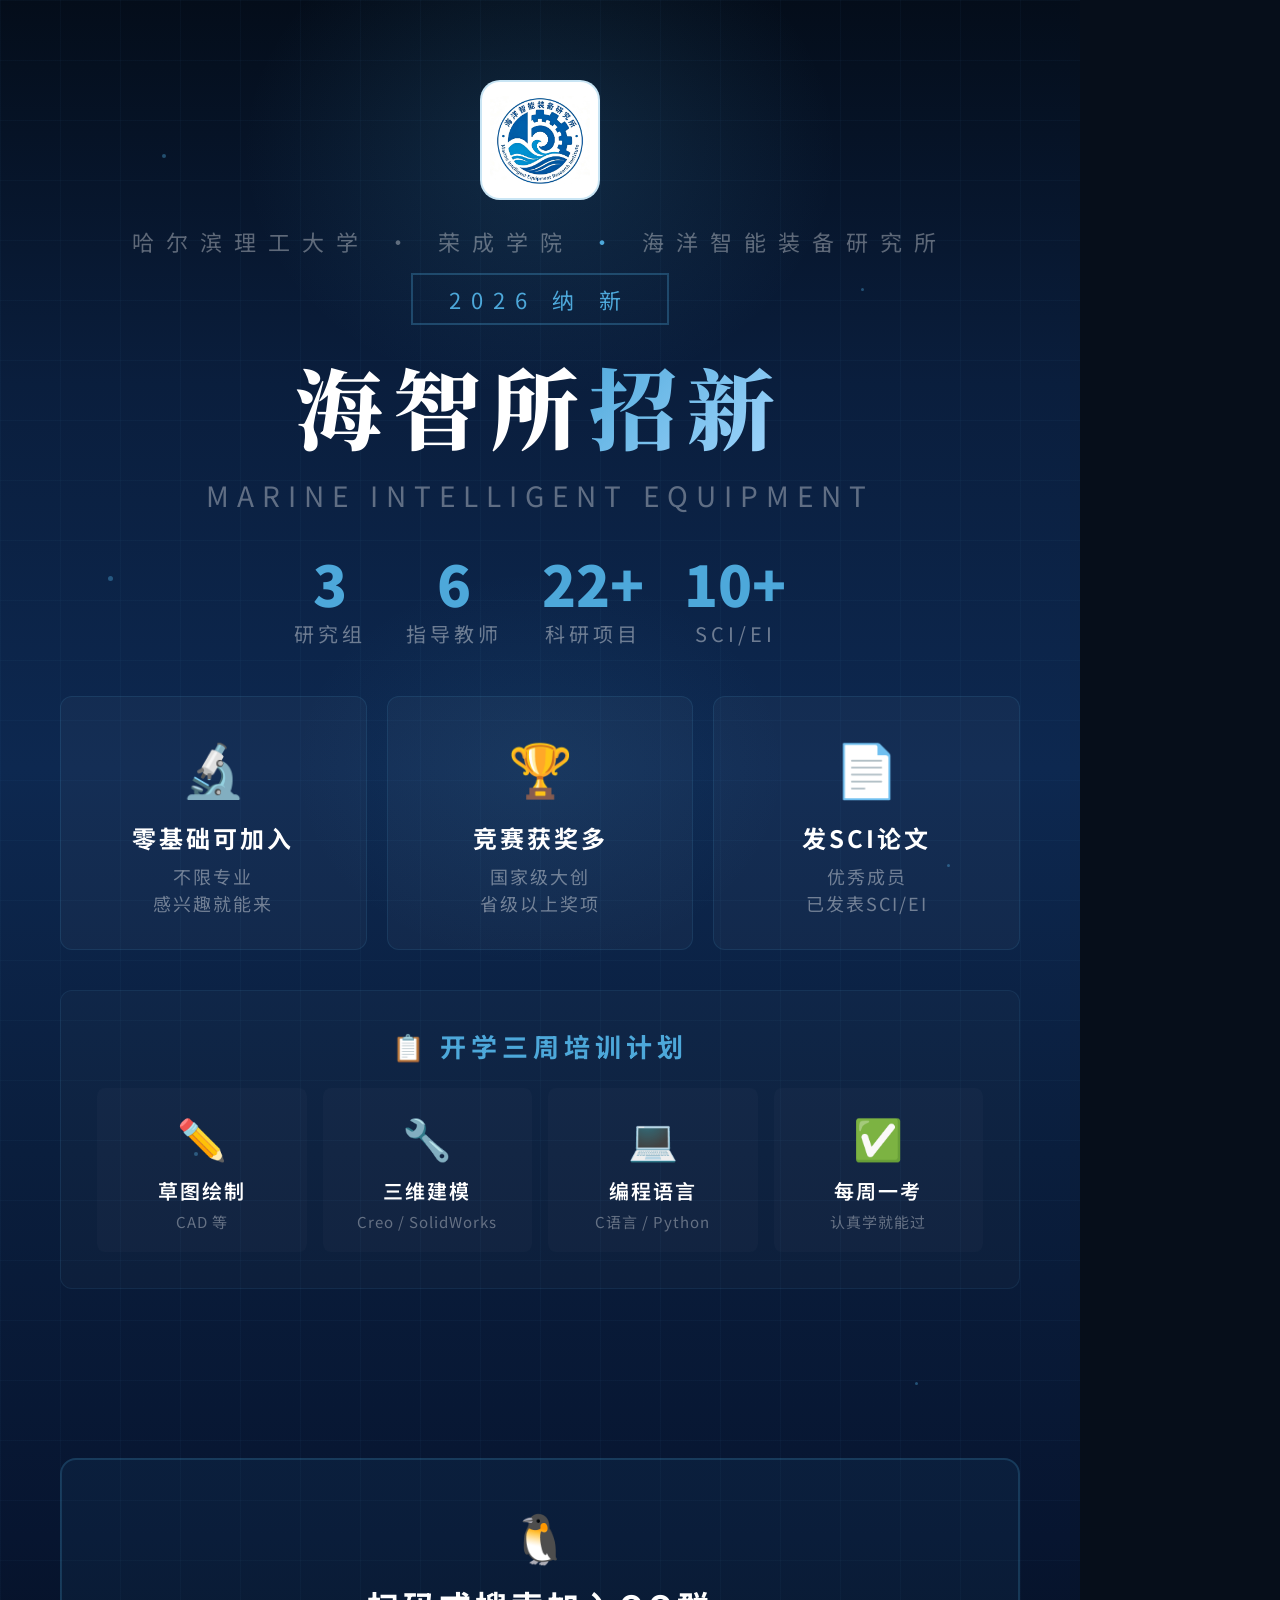
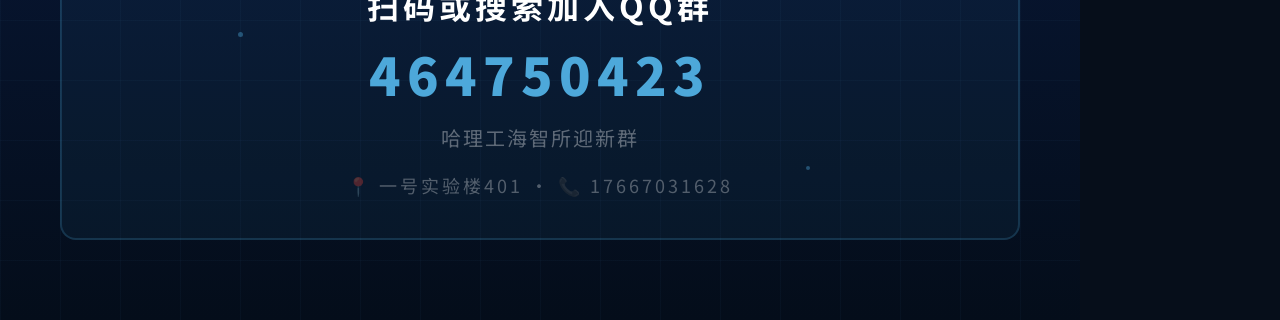
<file: posters/douyin1.html>
<!DOCTYPE html>
<html lang="zh-CN">
<head>
<meta charset="UTF-8">
<meta name="viewport" content="width=1080,height=1920">
<style>
@import url('https://fonts.googleapis.com/css2?family=Noto+Sans+SC:wght@300;400;500;700;900&family=Noto+Serif+SC:wght@600;700;900&display=swap');

* { margin: 0; padding: 0; box-sizing: border-box; }

body {
  width: 1080px;
  height: 1920px;
  overflow: hidden;
  font-family: 'Noto Sans SC', sans-serif;
  background: #060e1a;
  position: relative;
}

/* 动态渐变背景 */
.bg {
  position: absolute;
  inset: 0;
  background: linear-gradient(180deg, #040d1a 0%, #0a1e3d 20%, #0d2850 40%, #0a1e3d 60%, #071530 80%, #040d1a 100%);
  z-index: 0;
}

/* 光效 */
.glow-top {
  position: absolute;
  top: -100px; left: 50%; transform: translateX(-50%);
  width: 600px; height: 500px;
  background: radial-gradient(ellipse, rgba(77,168,218,0.15) 0%, transparent 70%);
  z-index: 0;
}
.glow-mid {
  position: absolute;
  top: 40%; left: 50%; transform: translate(-50%, -50%);
  width: 500px; height: 400px;
  background: radial-gradient(ellipse, rgba(77,168,218,0.08) 0%, transparent 70%);
  z-index: 0;
}

/* 网格 */
.grid {
  position: absolute;
  inset: 0;
  background-image:
    linear-gradient(rgba(77,168,218,0.04) 1px, transparent 1px),
    linear-gradient(90deg, rgba(77,168,218,0.04) 1px, transparent 1px);
  background-size: 60px 60px;
  z-index: 0;
}

/* 粒子 */
.particles {
  position: absolute;
  inset: 0;
  z-index: 1;
}
.p {
  position: absolute;
  border-radius: 50%;
  background: rgba(77,168,218,0.4);
}
.p1 { width: 4px; height: 4px; top: 8%; left: 15%; }
.p2 { width: 3px; height: 3px; top: 15%; right: 20%; }
.p3 { width: 5px; height: 5px; top: 30%; left: 10%; }
.p4 { width: 3px; height: 3px; top: 45%; right: 12%; }
.p5 { width: 4px; height: 4px; top: 60%; left: 18%; }
.p6 { width: 3px; height: 3px; top: 72%; right: 15%; }
.p7 { width: 5px; height: 5px; top: 85%; left: 22%; }
.p8 { width: 4px; height: 4px; top: 92%; right: 25%; }

.content {
  position: relative;
  z-index: 2;
  padding: 80px 60px;
  height: 100%;
  display: flex;
  flex-direction: column;
}

/* 顶部 */
.top-tag {
  text-align: center;
  margin-bottom: 16px;
}
.top-tag span {
  font-size: 22px;
  letter-spacing: 12px;
  color: rgba(255,255,255,0.35);
}
.top-tag .dot {
  color: #4da8da;
}

/* 主标题 */
.hero {
  text-align: center;
  margin-bottom: 40px;
}
.hero .badge {
  display: inline-block;
  font-size: 22px;
  letter-spacing: 10px;
  color: #4da8da;
  border: 2px solid rgba(77,168,218,0.3);
  padding: 8px 36px;
  margin-bottom: 28px;
}
.hero h1 {
  font-family: 'Noto Serif SC', serif;
  font-size: 88px;
  font-weight: 900;
  color: #fff;
  letter-spacing: 10px;
  line-height: 1.2;
  margin-bottom: 16px;
}
.hero h1 .hl {
  background: linear-gradient(135deg, #4da8da, #a5d8ff);
  -webkit-background-clip: text;
  -webkit-text-fill-color: transparent;
  background-clip: text;
}
.hero .sub {
  font-size: 28px;
  color: rgba(255,255,255,0.35);
  letter-spacing: 8px;
}

/* 数据条 */
.stats {
  display: flex;
  justify-content: center;
  gap: 40px;
  margin-bottom: 48px;
}
.stat {
  text-align: center;
}
.stat .num {
  font-size: 56px;
  font-weight: 900;
  color: #4da8da;
  line-height: 1;
}
.stat .lbl {
  font-size: 20px;
  color: rgba(255,255,255,0.4);
  letter-spacing: 4px;
  margin-top: 8px;
}

/* 亮点卡片 */
.highlights {
  display: flex;
  gap: 20px;
  margin-bottom: 40px;
}
.hl-card {
  flex: 1;
  background: rgba(255,255,255,0.03);
  border: 1px solid rgba(77,168,218,0.12);
  border-radius: 12px;
  padding: 32px 20px;
  text-align: center;
}
.hl-card .icon {
  font-size: 52px;
  margin-bottom: 16px;
}
.hl-card .title {
  font-size: 24px;
  color: #fff;
  font-weight: 700;
  letter-spacing: 3px;
  margin-bottom: 8px;
}
.hl-card .desc {
  font-size: 18px;
  color: rgba(255,255,255,0.4);
  letter-spacing: 2px;
  line-height: 1.5;
}

/* 培训说明 */
.training {
  background: rgba(255,255,255,0.02);
  border: 1px solid rgba(77,168,218,0.1);
  border-radius: 12px;
  padding: 36px;
  margin-bottom: 40px;
}
.training h3 {
  font-size: 26px;
  color: #4da8da;
  letter-spacing: 5px;
  text-align: center;
  margin-bottom: 24px;
}
.train-items {
  display: flex;
  gap: 16px;
}
.train-item {
  flex: 1;
  text-align: center;
  padding: 20px 12px;
  background: rgba(255,255,255,0.02);
  border-radius: 8px;
}
.train-item .t-icon {
  font-size: 40px;
  margin-bottom: 10px;
}
.train-item .t-name {
  font-size: 20px;
  color: #fff;
  font-weight: 600;
  letter-spacing: 2px;
  margin-bottom: 6px;
}
.train-item .t-example {
  font-size: 15px;
  color: rgba(255,255,255,0.35);
  letter-spacing: 1px;
}

/* QQ群 CTA */
.qq-section {
  text-align: center;
  margin-top: auto;
  padding: 40px;
  background: rgba(77,168,218,0.06);
  border: 2px solid rgba(77,168,218,0.2);
  border-radius: 16px;
}
.qq-section .qq-icon {
  font-size: 48px;
  margin-bottom: 12px;
}
.qq-section h2 {
  font-size: 32px;
  color: #fff;
  font-weight: 700;
  letter-spacing: 4px;
  margin-bottom: 8px;
}
.qq-section .qq-num {
  font-size: 52px;
  font-weight: 900;
  color: #4da8da;
  letter-spacing: 6px;
  margin-bottom: 12px;
}
.qq-section .qq-hint {
  font-size: 20px;
  color: rgba(255,255,255,0.35);
  letter-spacing: 2px;
}
.qq-section .contact-row {
  margin-top: 20px;
  font-size: 18px;
  color: rgba(255,255,255,0.3);
  letter-spacing: 3px;
}
</style>
</head>
<body>
<div class="bg"></div>
<div class="grid"></div>
<div class="glow-top"></div>
<div class="glow-mid"></div>
<div class="particles">
  <div class="p p1"></div><div class="p p2"></div><div class="p p3"></div><div class="p p4"></div>
  <div class="p p5"></div><div class="p p6"></div><div class="p p7"></div><div class="p p8"></div>
</div>

<div class="content">
  <div style="text-align:center;margin-bottom:20px;">
    <img src="../assets/gallery/haizhisuo-logo.jpg" alt="海智所" style="width:120px;height:120px;border-radius:20px;border:2px solid rgba(77,168,218,0.3);object-fit:contain;background:white;padding:8px;">
  </div>
  <div class="top-tag">
    <span>哈尔滨理工大学 · 荣成学院<span class="dot"> · </span>海洋智能装备研究所</span>
  </div>

  <div class="hero">
    <div class="badge">2026 纳 新</div>
    <h1>海智所<span class="hl">招新</span></h1>
    <div class="sub">MARINE INTELLIGENT EQUIPMENT</div>
  </div>

  <div class="stats">
    <div class="stat">
      <div class="num">3</div>
      <div class="lbl">研究组</div>
    </div>
    <div class="stat">
      <div class="num">6</div>
      <div class="lbl">指导教师</div>
    </div>
    <div class="stat">
      <div class="num">22+</div>
      <div class="lbl">科研项目</div>
    </div>
    <div class="stat">
      <div class="num">10+</div>
      <div class="lbl">SCI/EI</div>
    </div>
  </div>

  <div class="highlights">
    <div class="hl-card">
      <div class="icon">🔬</div>
      <div class="title">零基础可加入</div>
      <div class="desc">不限专业<br>感兴趣就能来</div>
    </div>
    <div class="hl-card">
      <div class="icon">🏆</div>
      <div class="title">竞赛获奖多</div>
      <div class="desc">国家级大创<br>省级以上奖项</div>
    </div>
    <div class="hl-card">
      <div class="icon">📄</div>
      <div class="title">发SCI论文</div>
      <div class="desc">优秀成员<br>已发表SCI/EI</div>
    </div>
  </div>

  <div class="training">
    <h3>📋 开学三周培训计划</h3>
    <div class="train-items">
      <div class="train-item">
        <div class="t-icon">✏️</div>
        <div class="t-name">草图绘制</div>
        <div class="t-example">CAD 等</div>
      </div>
      <div class="train-item">
        <div class="t-icon">🔧</div>
        <div class="t-name">三维建模</div>
        <div class="t-example">Creo / SolidWorks</div>
      </div>
      <div class="train-item">
        <div class="t-icon">💻</div>
        <div class="t-name">编程语言</div>
        <div class="t-example">C语言 / Python</div>
      </div>
      <div class="train-item">
        <div class="t-icon">✅</div>
        <div class="t-name">每周一考</div>
        <div class="t-example">认真学就能过</div>
      </div>
    </div>
  </div>

  <div class="qq-section">
    <div class="qq-icon">🐧</div>
    <h2>扫码或搜索加入QQ群</h2>
    <div class="qq-num">464750423</div>
    <div class="qq-hint">哈理工海智所迎新群</div>
    <div class="contact-row">📍 一号实验楼401 · 📞 17667031628</div>
  </div>
</div>
</body>
</html>
</file>
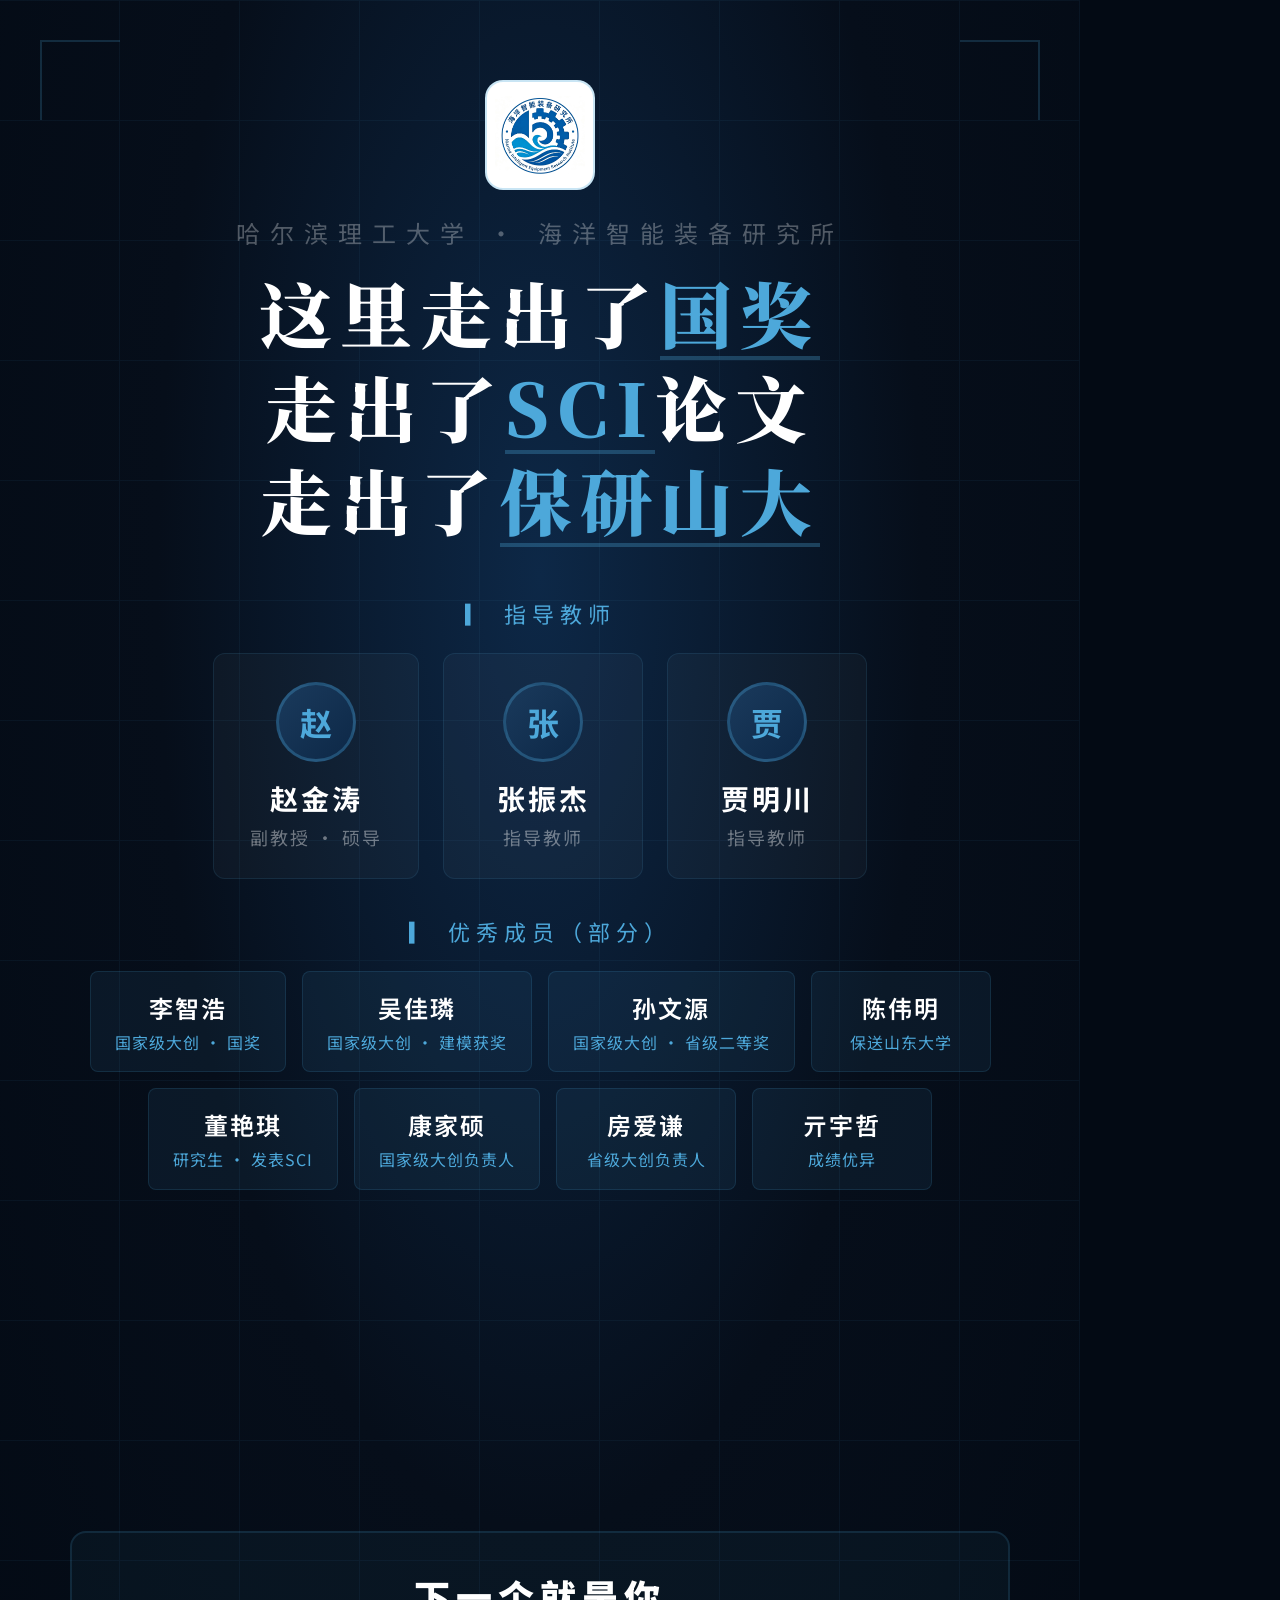
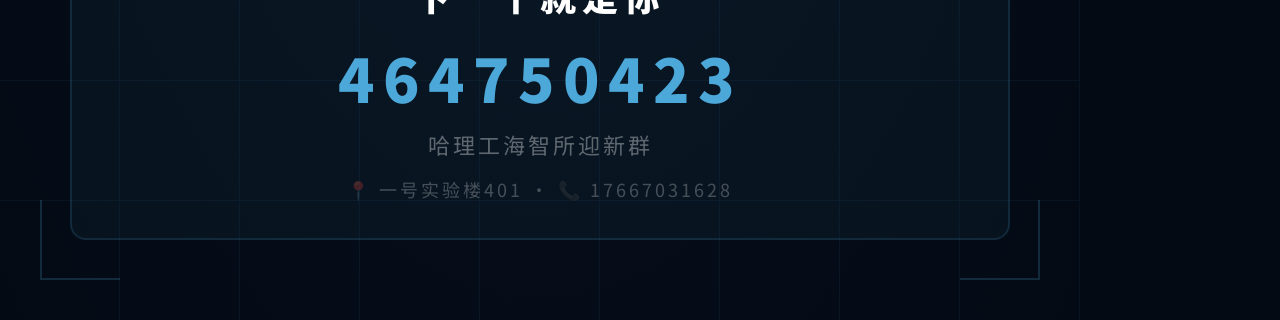
<file: posters/douyin2.html>
<!DOCTYPE html>
<html lang="zh-CN">
<head>
<meta charset="UTF-8">
<meta name="viewport" content="width=1080,height=1920">
<style>
@import url('https://fonts.googleapis.com/css2?family=Noto+Sans+SC:wght@300;400;500;700;900&family=Noto+Serif+SC:wght@600;700;900&display=swap');

* { margin: 0; padding: 0; box-sizing: border-box; }

body {
  width: 1080px;
  height: 1920px;
  overflow: hidden;
  font-family: 'Noto Sans SC', sans-serif;
  background: #030a14;
  position: relative;
}

.bg {
  position: absolute;
  inset: 0;
  background: radial-gradient(ellipse at 50% 30%, #0d2847 0%, #060e1a 50%, #030a14 100%);
  z-index: 0;
}

/* 科技线条 */
.tech-lines {
  position: absolute;
  inset: 0;
  z-index: 0;
  opacity: 0.06;
  background:
    repeating-linear-gradient(0deg, transparent, transparent 119px, #4da8da 119px, #4da8da 120px),
    repeating-linear-gradient(90deg, transparent, transparent 119px, #4da8da 119px, #4da8da 120px);
}

/* 角落装饰 */
.corner {
  position: absolute;
  width: 80px; height: 80px;
  border-color: rgba(77,168,218,0.2);
  border-style: solid;
  z-index: 1;
}
.corner-tl { top: 40px; left: 40px; border-width: 2px 0 0 2px; }
.corner-tr { top: 40px; right: 40px; border-width: 2px 2px 0 0; }
.corner-bl { bottom: 40px; left: 40px; border-width: 0 0 2px 2px; }
.corner-br { bottom: 40px; right: 40px; border-width: 0 2px 2px 0; }

.content {
  position: relative;
  z-index: 2;
  padding: 80px 70px;
  height: 100%;
  display: flex;
  flex-direction: column;
}

/* 标题 */
.header {
  text-align: center;
  margin-bottom: 50px;
}
.header .inst {
  font-size: 24px;
  letter-spacing: 10px;
  color: rgba(255,255,255,0.3);
  margin-bottom: 16px;
}
.header h1 {
  font-family: 'Noto Serif SC', serif;
  font-size: 72px;
  font-weight: 900;
  color: #fff;
  letter-spacing: 8px;
  line-height: 1.3;
}
.header h1 .accent {
  color: #4da8da;
  position: relative;
}
.header h1 .accent::after {
  content: '';
  position: absolute;
  bottom: 4px; left: 0; right: 0;
  height: 4px;
  background: rgba(77,168,218,0.3);
}

/* 成员展示 */
.section-label {
  font-size: 22px;
  color: #4da8da;
  letter-spacing: 6px;
  text-align: center;
  margin-bottom: 24px;
}

/* 教师 */
.teachers {
  display: flex;
  justify-content: center;
  gap: 24px;
  margin-bottom: 36px;
}
.t-card {
  background: rgba(255,255,255,0.03);
  border: 1px solid rgba(77,168,218,0.12);
  border-radius: 12px;
  padding: 28px 36px;
  text-align: center;
  min-width: 200px;
}
.t-card .t-avatar {
  width: 80px; height: 80px;
  border-radius: 50%;
  background: linear-gradient(135deg, #1a3a5c, #0d2847);
  border: 3px solid rgba(77,168,218,0.3);
  display: flex;
  align-items: center;
  justify-content: center;
  margin: 0 auto 16px;
  font-size: 32px;
  font-weight: 700;
  color: #4da8da;
}
.t-card .t-name {
  font-size: 28px;
  color: #fff;
  font-weight: 700;
  letter-spacing: 3px;
}
.t-card .t-role {
  font-size: 18px;
  color: rgba(255,255,255,0.4);
  letter-spacing: 2px;
  margin-top: 6px;
}

/* 学生成就 */
.achievements {
  display: flex;
  flex-wrap: wrap;
  gap: 16px;
  justify-content: center;
  margin-bottom: 40px;
}
.ach-tag {
  background: rgba(77,168,218,0.08);
  border: 1px solid rgba(77,168,218,0.15);
  border-radius: 8px;
  padding: 18px 24px;
  text-align: center;
  min-width: 180px;
}
.ach-tag .ach-name {
  font-size: 24px;
  color: #fff;
  font-weight: 600;
  letter-spacing: 2px;
}
.ach-tag .ach-desc {
  font-size: 16px;
  color: #4da8da;
  letter-spacing: 1px;
  margin-top: 6px;
  line-height: 1.4;
}

/* 底部CTA */
.cta {
  text-align: center;
  margin-top: auto;
  padding: 36px;
  background: rgba(77,168,218,0.05);
  border: 2px solid rgba(77,168,218,0.15);
  border-radius: 16px;
}
.cta .cta-title {
  font-size: 36px;
  font-weight: 900;
  color: #fff;
  letter-spacing: 6px;
  margin-bottom: 12px;
}
.cta .cta-qq {
  font-size: 60px;
  font-weight: 900;
  color: #4da8da;
  letter-spacing: 8px;
  margin-bottom: 8px;
}
.cta .cta-group {
  font-size: 22px;
  color: rgba(255,255,255,0.35);
  letter-spacing: 3px;
  margin-bottom: 16px;
}
.cta .cta-info {
  font-size: 18px;
  color: rgba(255,255,255,0.25);
  letter-spacing: 3px;
}
</style>
</head>
<body>
<div class="bg"></div>
<div class="tech-lines"></div>
<div class="corner corner-tl"></div>
<div class="corner corner-tr"></div>
<div class="corner corner-bl"></div>
<div class="corner corner-br"></div>

<div class="content">
  <div style="text-align:center;margin-bottom:20px;">
    <img src="../assets/gallery/haizhisuo-logo.jpg" alt="海智所" style="width:110px;height:110px;border-radius:18px;border:2px solid rgba(77,168,218,0.3);object-fit:contain;background:white;padding:8px;">
  </div>
  <div class="header">
    <div class="inst">哈尔滨理工大学 · 海洋智能装备研究所</div>
    <h1>这里走出了<span class="accent">国奖</span><br>走出了<span class="accent">SCI</span>论文<br>走出了<span class="accent">保研山大</span></h1>
  </div>

  <div class="section-label">▎ 指导教师</div>
  <div class="teachers">
    <div class="t-card">
      <div class="t-avatar">赵</div>
      <div class="t-name">赵金涛</div>
      <div class="t-role">副教授 · 硕导</div>
    </div>
    <div class="t-card">
      <div class="t-avatar">张</div>
      <div class="t-name">张振杰</div>
      <div class="t-role">指导教师</div>
    </div>
    <div class="t-card">
      <div class="t-avatar">贾</div>
      <div class="t-name">贾明川</div>
      <div class="t-role">指导教师</div>
    </div>
  </div>

  <div class="section-label">▎ 优秀成员（部分）</div>
  <div class="achievements">
    <div class="ach-tag">
      <div class="ach-name">李智浩</div>
      <div class="ach-desc">国家级大创 · 国奖</div>
    </div>
    <div class="ach-tag">
      <div class="ach-name">吴佳璘</div>
      <div class="ach-desc">国家级大创 · 建模获奖</div>
    </div>
    <div class="ach-tag">
      <div class="ach-name">孙文源</div>
      <div class="ach-desc">国家级大创 · 省级二等奖</div>
    </div>
    <div class="ach-tag">
      <div class="ach-name">陈伟明</div>
      <div class="ach-desc">保送山东大学</div>
    </div>
    <div class="ach-tag">
      <div class="ach-name">董艳琪</div>
      <div class="ach-desc">研究生 · 发表SCI</div>
    </div>
    <div class="ach-tag">
      <div class="ach-name">康家硕</div>
      <div class="ach-desc">国家级大创负责人</div>
    </div>
    <div class="ach-tag">
      <div class="ach-name">房爱谦</div>
      <div class="ach-desc">省级大创负责人</div>
    </div>
    <div class="ach-tag">
      <div class="ach-name">亓宇哲</div>
      <div class="ach-desc">成绩优异</div>
    </div>
  </div>

  <div class="cta">
    <div class="cta-title">下一个就是你</div>
    <div class="cta-qq">464750423</div>
    <div class="cta-group">哈理工海智所迎新群</div>
    <div class="cta-info">📍 一号实验楼401 · 📞 17667031628</div>
  </div>
</div>
</body>
</html>
</file>
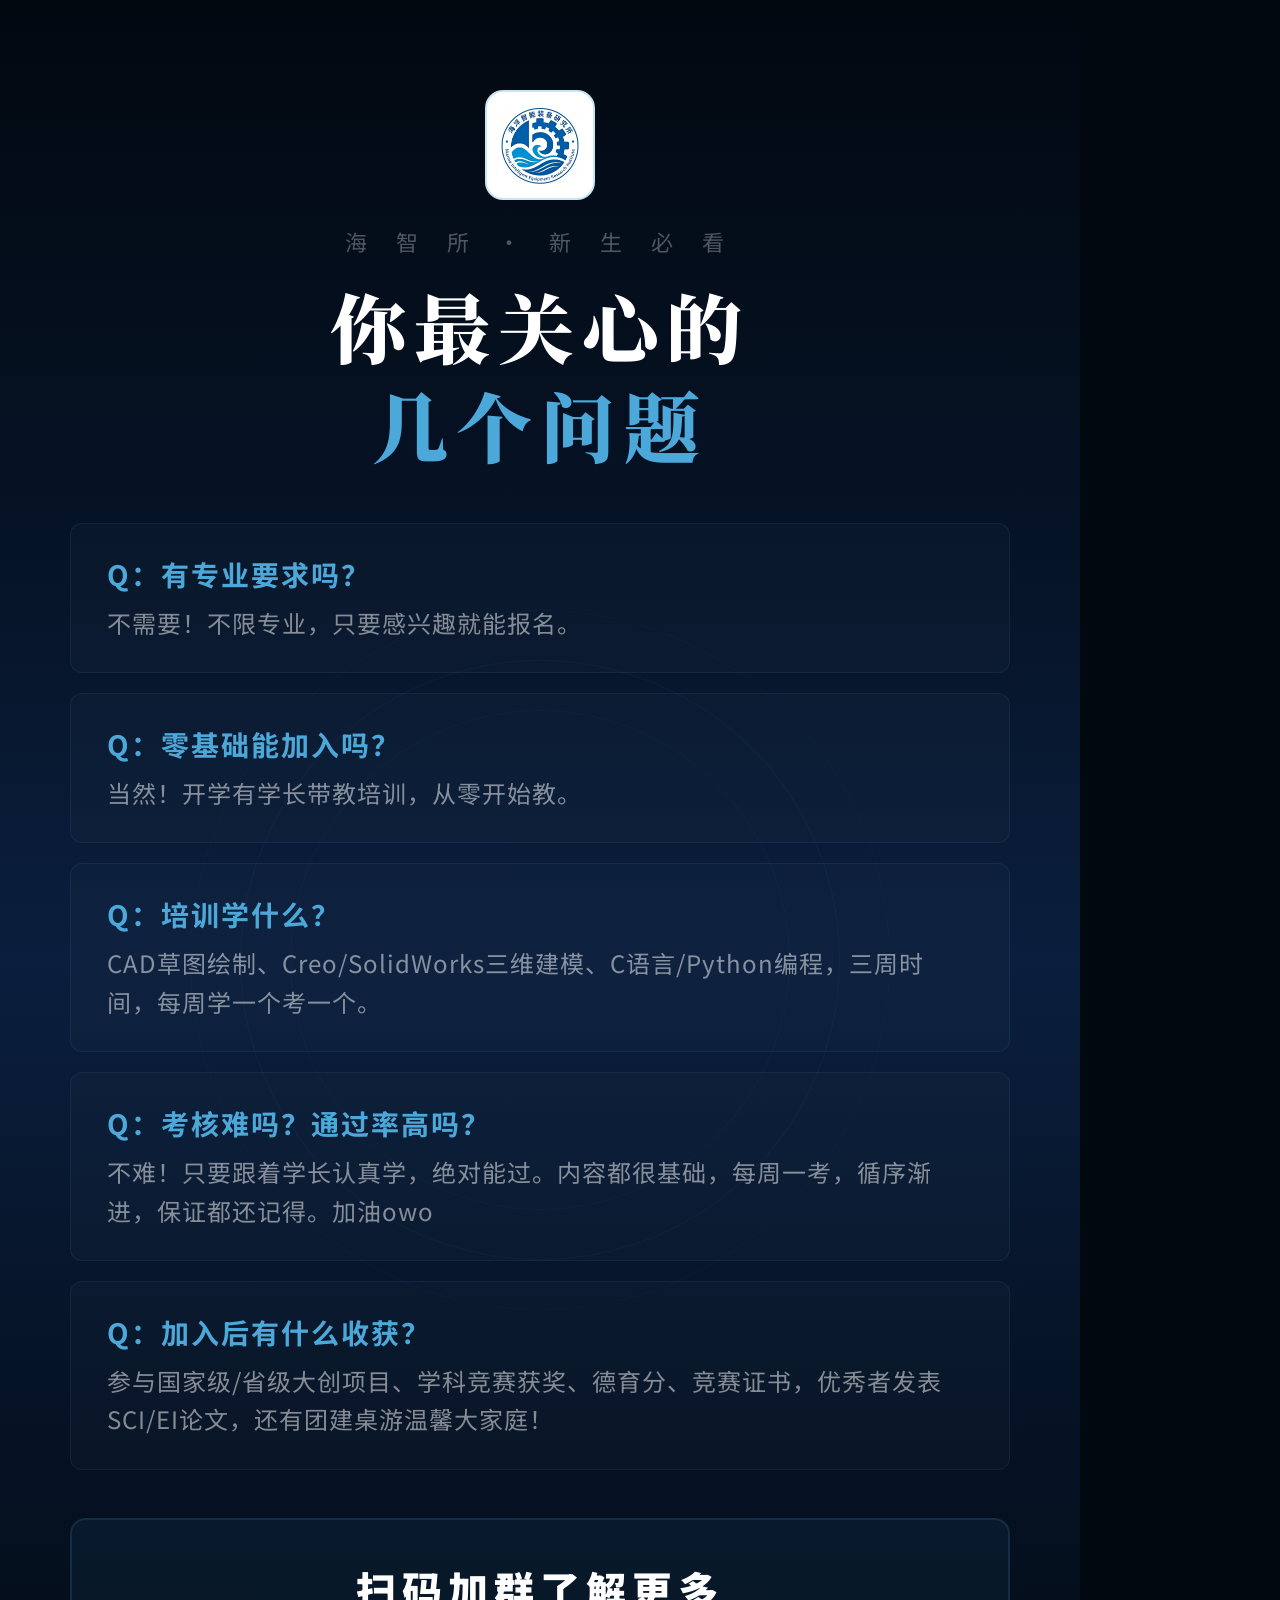
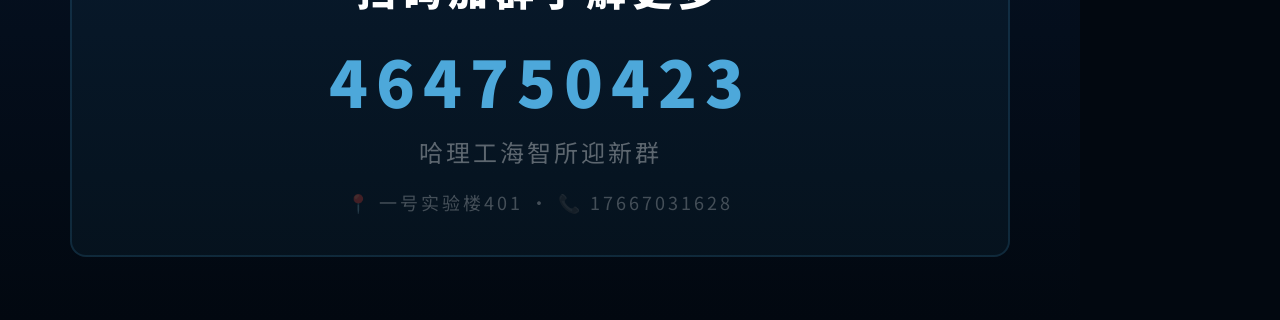
<file: posters/douyin3.html>
<!DOCTYPE html>
<html lang="zh-CN">
<head>
<meta charset="UTF-8">
<meta name="viewport" content="width=1080,height=1920">
<style>
@import url('https://fonts.googleapis.com/css2?family=Noto+Sans+SC:wght@300;400;500;700;900&family=Noto+Serif+SC:wght@600;700;900&display=swap');

* { margin: 0; padding: 0; box-sizing: border-box; }

body {
  width: 1080px;
  height: 1920px;
  overflow: hidden;
  font-family: 'Noto Sans SC', sans-serif;
  background: #020810;
  position: relative;
}

.bg {
  position: absolute;
  inset: 0;
  background: linear-gradient(180deg, #020810 0%, #061428 30%, #0a1e3d 50%, #061428 70%, #020810 100%);
  z-index: 0;
}

/* 大圆形装饰 */
.circle-deco {
  position: absolute;
  border-radius: 50%;
  border: 1px solid rgba(77,168,218,0.06);
  z-index: 0;
}
.cd1 { width: 600px; height: 600px; top: 50%; left: 50%; transform: translate(-50%, -50%); }
.cd2 { width: 500px; height: 500px; top: 50%; left: 50%; transform: translate(-50%, -50%); border-color: rgba(77,168,218,0.04); }
.cd3 { width: 700px; height: 700px; top: 50%; left: 50%; transform: translate(-50%, -50%); border-color: rgba(77,168,218,0.03); }

.content {
  position: relative;
  z-index: 2;
  padding: 90px 70px;
  height: 100%;
  display: flex;
  flex-direction: column;
  align-items: center;
}

/* 标题 */
.title-block {
  text-align: center;
  margin-bottom: 48px;
}
.title-block .pre {
  font-size: 22px;
  letter-spacing: 12px;
  color: rgba(255,255,255,0.3);
  margin-bottom: 20px;
}
.title-block h1 {
  font-family: 'Noto Serif SC', serif;
  font-size: 76px;
  font-weight: 900;
  color: #fff;
  letter-spacing: 8px;
  line-height: 1.3;
}
.title-block h1 .blue {
  color: #4da8da;
}

/* FAQ卡片 */
.faq-list {
  width: 100%;
  display: flex;
  flex-direction: column;
  gap: 20px;
  margin-bottom: 48px;
}
.faq-card {
  background: rgba(255,255,255,0.02);
  border: 1px solid rgba(77,168,218,0.1);
  border-radius: 12px;
  padding: 30px 36px;
}
.faq-card .q {
  font-size: 28px;
  color: #4da8da;
  font-weight: 700;
  letter-spacing: 2px;
  margin-bottom: 10px;
}
.faq-card .a {
  font-size: 24px;
  color: rgba(255,255,255,0.5);
  line-height: 1.6;
  letter-spacing: 1px;
}

/* 底部 */
.bottom {
  text-align: center;
  margin-top: auto;
  padding: 40px 60px;
  background: rgba(77,168,218,0.06);
  border: 2px solid rgba(77,168,218,0.15);
  border-radius: 16px;
  width: 100%;
}
.bottom .big-text {
  font-size: 40px;
  font-weight: 900;
  color: #fff;
  letter-spacing: 6px;
  margin-bottom: 16px;
}
.bottom .qq-big {
  font-size: 64px;
  font-weight: 900;
  color: #4da8da;
  letter-spacing: 8px;
  margin-bottom: 8px;
}
.bottom .qq-name {
  font-size: 24px;
  color: rgba(255,255,255,0.35);
  letter-spacing: 3px;
  margin-bottom: 20px;
}
.bottom .info {
  font-size: 18px;
  color: rgba(255,255,255,0.25);
  letter-spacing: 3px;
}
</style>
</head>
<body>
<div class="bg"></div>
<div class="circle-deco cd1"></div>
<div class="circle-deco cd2"></div>
<div class="circle-deco cd3"></div>

<div class="content">
  <div style="text-align:center;margin-bottom:20px;">
    <img src="../assets/gallery/haizhisuo-logo.jpg" alt="海智所" style="width:110px;height:110px;border-radius:18px;border:2px solid rgba(77,168,218,0.3);object-fit:contain;background:white;padding:8px;">
  </div>
  <div class="title-block">
    <div class="pre">海 智 所 · 新 生 必 看</div>
    <h1>你最关心的<br><span class="blue">几个问题</span></h1>
  </div>

  <div class="faq-list">
    <div class="faq-card">
      <div class="q">Q：有专业要求吗？</div>
      <div class="a">不需要！不限专业，只要感兴趣就能报名。</div>
    </div>
    <div class="faq-card">
      <div class="q">Q：零基础能加入吗？</div>
      <div class="a">当然！开学有学长带教培训，从零开始教。</div>
    </div>
    <div class="faq-card">
      <div class="q">Q：培训学什么？</div>
      <div class="a">CAD草图绘制、Creo/SolidWorks三维建模、C语言/Python编程，三周时间，每周学一个考一个。</div>
    </div>
    <div class="faq-card">
      <div class="q">Q：考核难吗？通过率高吗？</div>
      <div class="a">不难！只要跟着学长认真学，绝对能过。内容都很基础，每周一考，循序渐进，保证都还记得。加油owo</div>
    </div>
    <div class="faq-card">
      <div class="q">Q：加入后有什么收获？</div>
      <div class="a">参与国家级/省级大创项目、学科竞赛获奖、德育分、竞赛证书，优秀者发表SCI/EI论文，还有团建桌游温馨大家庭！</div>
    </div>
  </div>

  <div class="bottom">
    <div class="big-text">扫码加群了解更多</div>
    <div class="qq-big">464750423</div>
    <div class="qq-name">哈理工海智所迎新群</div>
    <div class="info">📍 一号实验楼401 · 📞 17667031628</div>
  </div>
</div>
</body>
</html>
</file>
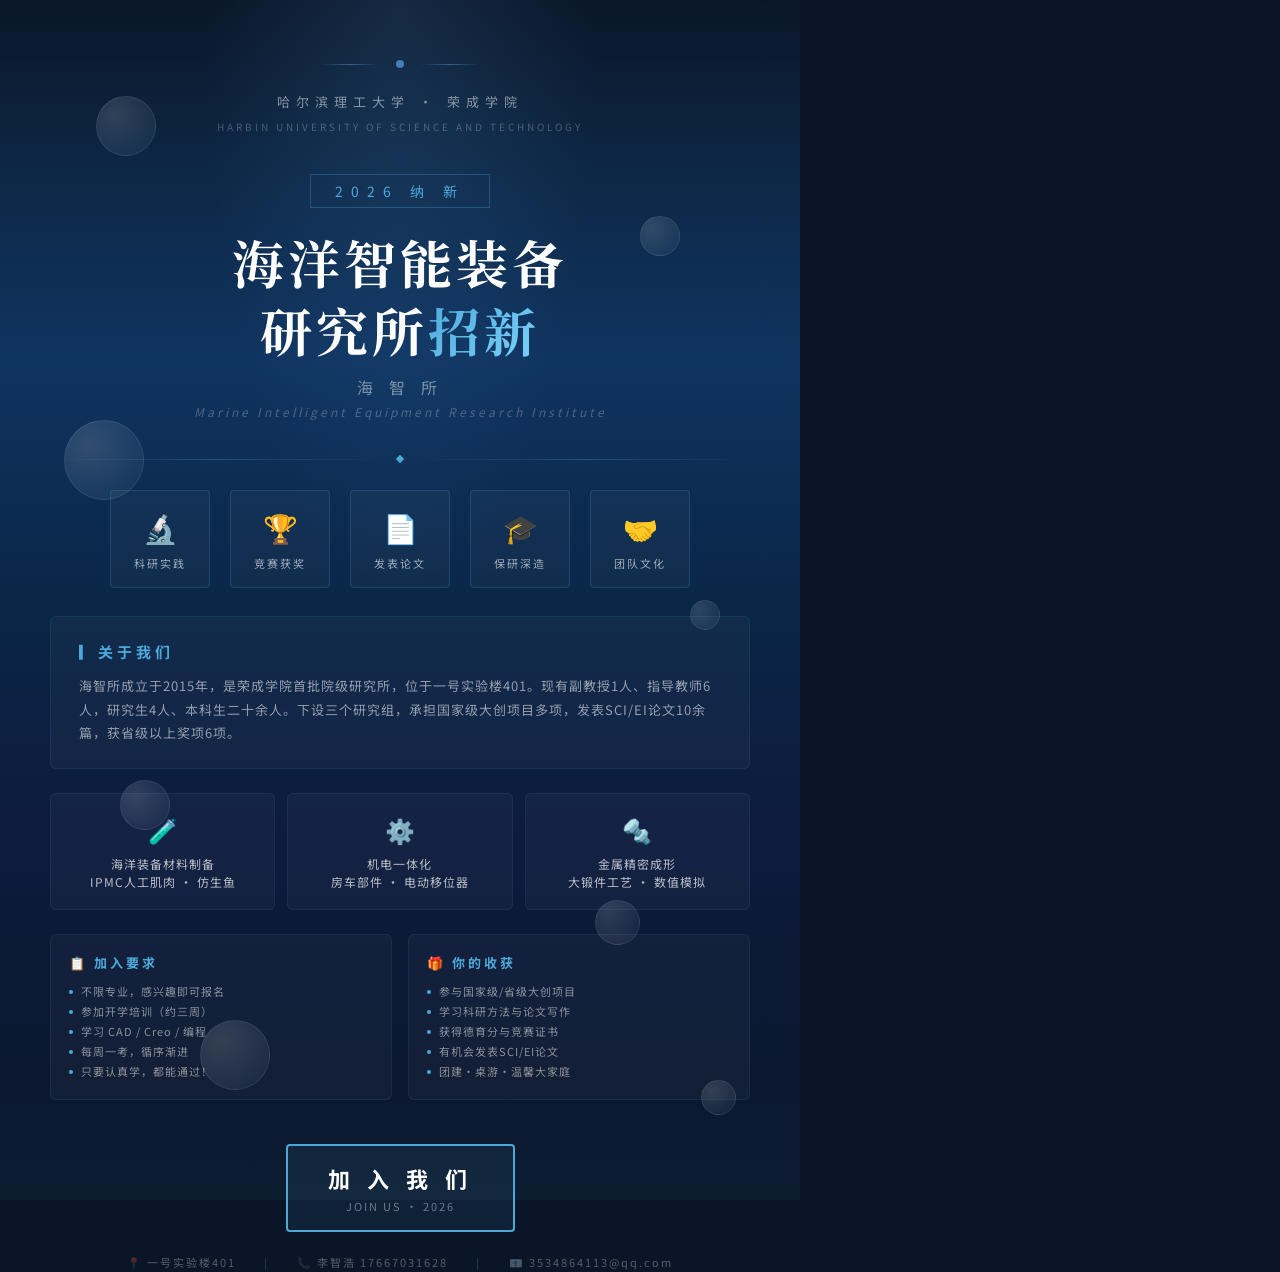
<file: posters/poster1.html>
<!DOCTYPE html>
<html lang="zh-CN">
<head>
<meta charset="UTF-8">
<meta name="viewport" content="width=800,height=1200">
<style>
@import url('https://fonts.googleapis.com/css2?family=Noto+Sans+SC:wght@300;400;600;700;900&family=Noto+Serif+SC:wght@400;600;700&display=swap');

* { margin: 0; padding: 0; box-sizing: border-box; }

body {
  width: 800px;
  height: 1200px;
  overflow: hidden;
  font-family: 'Noto Sans SC', sans-serif;
  background: #0a1628;
  position: relative;
}

/* 深海背景 */
.bg-ocean {
  position: absolute;
  inset: 0;
  background: linear-gradient(180deg, #0a1628 0%, #0d2847 15%, #0f3460 30%, #0a2647 50%, #0d1b3e 70%, #0a1628 100%);
  z-index: 0;
}

/* 气泡装饰 */
.bubbles {
  position: absolute;
  inset: 0;
  z-index: 1;
}
.bubble {
  position: absolute;
  border-radius: 50%;
  background: radial-gradient(circle at 30% 30%, rgba(255,255,255,0.15), rgba(100,180,255,0.05));
  border: 1px solid rgba(255,255,255,0.08);
}
.b1 { width: 60px; height: 60px; top: 8%; left: 12%; }
.b2 { width: 40px; height: 40px; top: 18%; right: 15%; }
.b3 { width: 80px; height: 80px; top: 35%; left: 8%; }
.b4 { width: 30px; height: 30px; top: 50%; right: 10%; }
.b5 { width: 50px; height: 50px; top: 65%; left: 15%; }
.b6 { width: 45px; height: 45px; top: 75%; right: 20%; }
.b7 { width: 70px; height: 70px; top: 85%; left: 25%; }
.b8 { width: 35px; height: 35px; top: 90%; right: 8%; }

/* 光线 */
.light-rays {
  position: absolute;
  top: 0; left: 50%;
  transform: translateX(-50%);
  width: 400px;
  height: 600px;
  background: radial-gradient(ellipse at 50% 0%, rgba(100,180,255,0.12) 0%, transparent 70%);
  z-index: 1;
}

/* 主内容区 */
.content {
  position: relative;
  z-index: 2;
  padding: 60px 50px;
  display: flex;
  flex-direction: column;
  height: 100%;
}

/* 顶部校徽区 */
.top-bar {
  display: flex;
  align-items: center;
  justify-content: center;
  gap: 16px;
  margin-bottom: 24px;
}
.top-bar .dot {
  width: 8px; height: 8px;
  background: rgba(100,180,255,0.6);
  border-radius: 50%;
}
.top-bar .line {
  width: 60px; height: 1px;
  background: linear-gradient(90deg, transparent, rgba(100,180,255,0.4), transparent);
}
.top-school {
  font-size: 13px;
  letter-spacing: 6px;
  color: rgba(255,255,255,0.5);
  text-align: center;
  margin-bottom: 8px;
  text-transform: uppercase;
}
.top-school-en {
  font-size: 10px;
  letter-spacing: 3px;
  color: rgba(255,255,255,0.25);
  text-align: center;
  margin-bottom: 40px;
}

/* 主标题 */
.hero {
  text-align: center;
  margin-bottom: 8px;
}
.hero-tag {
  display: inline-block;
  font-size: 14px;
  letter-spacing: 8px;
  color: #4da8da;
  border: 1px solid rgba(77,168,218,0.3);
  padding: 6px 24px;
  margin-bottom: 20px;
  text-transform: uppercase;
}
.hero h1 {
  font-family: 'Noto Serif SC', serif;
  font-size: 52px;
  font-weight: 700;
  color: #ffffff;
  line-height: 1.3;
  letter-spacing: 4px;
  margin-bottom: 12px;
}
.hero h1 .highlight {
  background: linear-gradient(135deg, #4da8da, #7dd3fc);
  -webkit-background-clip: text;
  -webkit-text-fill-color: transparent;
  background-clip: text;
}
.hero .subtitle {
  font-size: 16px;
  letter-spacing: 6px;
  color: rgba(255,255,255,0.45);
  margin-bottom: 4px;
}
.hero .subtitle-en {
  font-size: 12px;
  letter-spacing: 3px;
  color: rgba(255,255,255,0.25);
  font-style: italic;
}

/* 分隔线 */
.divider {
  display: flex;
  align-items: center;
  gap: 16px;
  margin: 28px 0;
}
.divider .diamond {
  width: 6px; height: 6px;
  background: #4da8da;
  transform: rotate(45deg);
}
.divider .dline {
  flex: 1; height: 1px;
  background: linear-gradient(90deg, transparent, rgba(77,168,218,0.3), transparent);
}

/* 纳新关键词 */
.keywords {
  display: flex;
  justify-content: center;
  gap: 20px;
  margin-bottom: 28px;
}
.keyword {
  text-align: center;
  padding: 16px 20px;
  border: 1px solid rgba(77,168,218,0.2);
  border-radius: 4px;
  background: rgba(255,255,255,0.03);
  min-width: 100px;
}
.keyword .kw-icon {
  font-size: 28px;
  margin-bottom: 8px;
}
.keyword .kw-title {
  font-size: 11px;
  color: rgba(255,255,255,0.6);
  letter-spacing: 2px;
}

/* 研究所介绍 */
.intro-section {
  background: rgba(255,255,255,0.03);
  border: 1px solid rgba(77,168,218,0.1);
  border-radius: 6px;
  padding: 24px 28px;
  margin-bottom: 24px;
}
.intro-section h3 {
  font-size: 15px;
  color: #4da8da;
  letter-spacing: 4px;
  margin-bottom: 12px;
}
.intro-section p {
  font-size: 13px;
  color: rgba(255,255,255,0.55);
  line-height: 1.8;
  letter-spacing: 1px;
}

/* 研究方向 */
.directions {
  display: flex;
  gap: 12px;
  margin-bottom: 24px;
}
.dir-card {
  flex: 1;
  background: rgba(255,255,255,0.03);
  border: 1px solid rgba(77,168,218,0.1);
  border-radius: 6px;
  padding: 18px 14px;
  text-align: center;
}
.dir-card .dir-icon {
  font-size: 24px;
  margin-bottom: 8px;
}
.dir-card .dir-name {
  font-size: 12px;
  color: rgba(255,255,255,0.7);
  letter-spacing: 1px;
  line-height: 1.5;
}

/* 要求与收获 */
.info-row {
  display: flex;
  gap: 16px;
  margin-bottom: 24px;
}
.info-box {
  flex: 1;
  background: rgba(255,255,255,0.03);
  border: 1px solid rgba(77,168,218,0.1);
  border-radius: 6px;
  padding: 18px;
}
.info-box h4 {
  font-size: 13px;
  color: #4da8da;
  letter-spacing: 3px;
  margin-bottom: 10px;
}
.info-box ul {
  list-style: none;
}
.info-box li {
  font-size: 11px;
  color: rgba(255,255,255,0.5);
  line-height: 1.8;
  padding-left: 12px;
  position: relative;
  letter-spacing: 1px;
}
.info-box li::before {
  content: '';
  position: absolute;
  left: 0; top: 8px;
  width: 4px; height: 4px;
  background: #4da8da;
  border-radius: 50%;
}

/* CTA */
.cta-section {
  text-align: center;
  margin-top: auto;
  padding-top: 20px;
}
.cta-box {
  display: inline-block;
  border: 2px solid #4da8da;
  padding: 16px 40px;
  border-radius: 4px;
  background: rgba(77,168,218,0.08);
}
.cta-box .cta-title {
  font-size: 22px;
  font-weight: 700;
  color: #ffffff;
  letter-spacing: 6px;
  margin-bottom: 4px;
}
.cta-box .cta-sub {
  font-size: 11px;
  color: rgba(255,255,255,0.4);
  letter-spacing: 2px;
}

/* 底部联系 */
.footer-info {
  text-align: center;
  margin-top: 16px;
}
.footer-info span {
  font-size: 11px;
  color: rgba(255,255,255,0.3);
  letter-spacing: 2px;
  margin: 0 12px;
}
.footer-info .sep {
  color: rgba(77,168,218,0.3);
}

/* 底部波浪 */
.wave {
  position: absolute;
  bottom: 0; left: 0; right: 0;
  height: 120px;
  background: linear-gradient(180deg, transparent, rgba(77,168,218,0.05));
  z-index: 1;
}
</style>
</head>
<body>
<div class="bg-ocean"></div>
<div class="light-rays"></div>
<div class="bubbles">
  <div class="bubble b1"></div>
  <div class="bubble b2"></div>
  <div class="bubble b3"></div>
  <div class="bubble b4"></div>
  <div class="bubble b5"></div>
  <div class="bubble b6"></div>
  <div class="bubble b7"></div>
  <div class="bubble b8"></div>
</div>

<div class="content">
  <div class="top-bar">
    <div class="line"></div>
    <div class="dot"></div>
    <div class="line"></div>
  </div>
  <div class="top-school">哈尔滨理工大学 · 荣成学院</div>
  <div class="top-school-en">HARBIN UNIVERSITY OF SCIENCE AND TECHNOLOGY</div>

  <div class="hero">
    <div class="hero-tag">2026 纳 新</div>
    <h1>海洋智能装备<br>研究所<span class="highlight">招新</span></h1>
    <div class="subtitle">海 智 所</div>
    <div class="subtitle-en">Marine Intelligent Equipment Research Institute</div>
  </div>

  <div class="divider">
    <div class="dline"></div>
    <div class="diamond"></div>
    <div class="dline"></div>
  </div>

  <div class="keywords">
    <div class="keyword">
      <div class="kw-icon">🔬</div>
      <div class="kw-title">科研实践</div>
    </div>
    <div class="keyword">
      <div class="kw-icon">🏆</div>
      <div class="kw-title">竞赛获奖</div>
    </div>
    <div class="keyword">
      <div class="kw-icon">📄</div>
      <div class="kw-title">发表论文</div>
    </div>
    <div class="keyword">
      <div class="kw-icon">🎓</div>
      <div class="kw-title">保研深造</div>
    </div>
    <div class="keyword">
      <div class="kw-icon">🤝</div>
      <div class="kw-title">团队文化</div>
    </div>
  </div>

  <div class="intro-section">
    <h3>▎关于我们</h3>
    <p>海智所成立于2015年，是荣成学院首批院级研究所，位于一号实验楼401。现有副教授1人、指导教师6人，研究生4人、本科生二十余人。下设三个研究组，承担国家级大创项目多项，发表SCI/EI论文10余篇，获省级以上奖项6项。</p>
  </div>

  <div class="directions">
    <div class="dir-card">
      <div class="dir-icon">🧪</div>
      <div class="dir-name">海洋装备材料制备<br>IPMC人工肌肉 · 仿生鱼</div>
    </div>
    <div class="dir-card">
      <div class="dir-icon">⚙️</div>
      <div class="dir-name">机电一体化<br>房车部件 · 电动移位器</div>
    </div>
    <div class="dir-card">
      <div class="dir-icon">🔩</div>
      <div class="dir-name">金属精密成形<br>大锻件工艺 · 数值模拟</div>
    </div>
  </div>

  <div class="info-row">
    <div class="info-box">
      <h4>📋 加入要求</h4>
      <ul>
        <li>不限专业，感兴趣即可报名</li>
        <li>参加开学培训（约三周）</li>
        <li>学习 CAD / Creo / 编程</li>
        <li>每周一考，循序渐进</li>
        <li>只要认真学，都能通过！</li>
      </ul>
    </div>
    <div class="info-box">
      <h4>🎁 你的收获</h4>
      <ul>
        <li>参与国家级/省级大创项目</li>
        <li>学习科研方法与论文写作</li>
        <li>获得德育分与竞赛证书</li>
        <li>有机会发表SCI/EI论文</li>
        <li>团建·桌游·温馨大家庭</li>
      </ul>
    </div>
  </div>

  <div class="cta-section">
    <div class="cta-box">
      <div class="cta-title">加 入 我 们</div>
      <div class="cta-sub">JOIN US · 2026</div>
    </div>
  </div>

  <div class="footer-info">
    <span>📍 一号实验楼401</span>
    <span class="sep">|</span>
    <span>📞 李智浩 17667031628</span>
    <span class="sep">|</span>
    <span>📧 3534864113@qq.com</span>
  </div>
</div>

<div class="wave"></div>
</body>
</html>
</file>
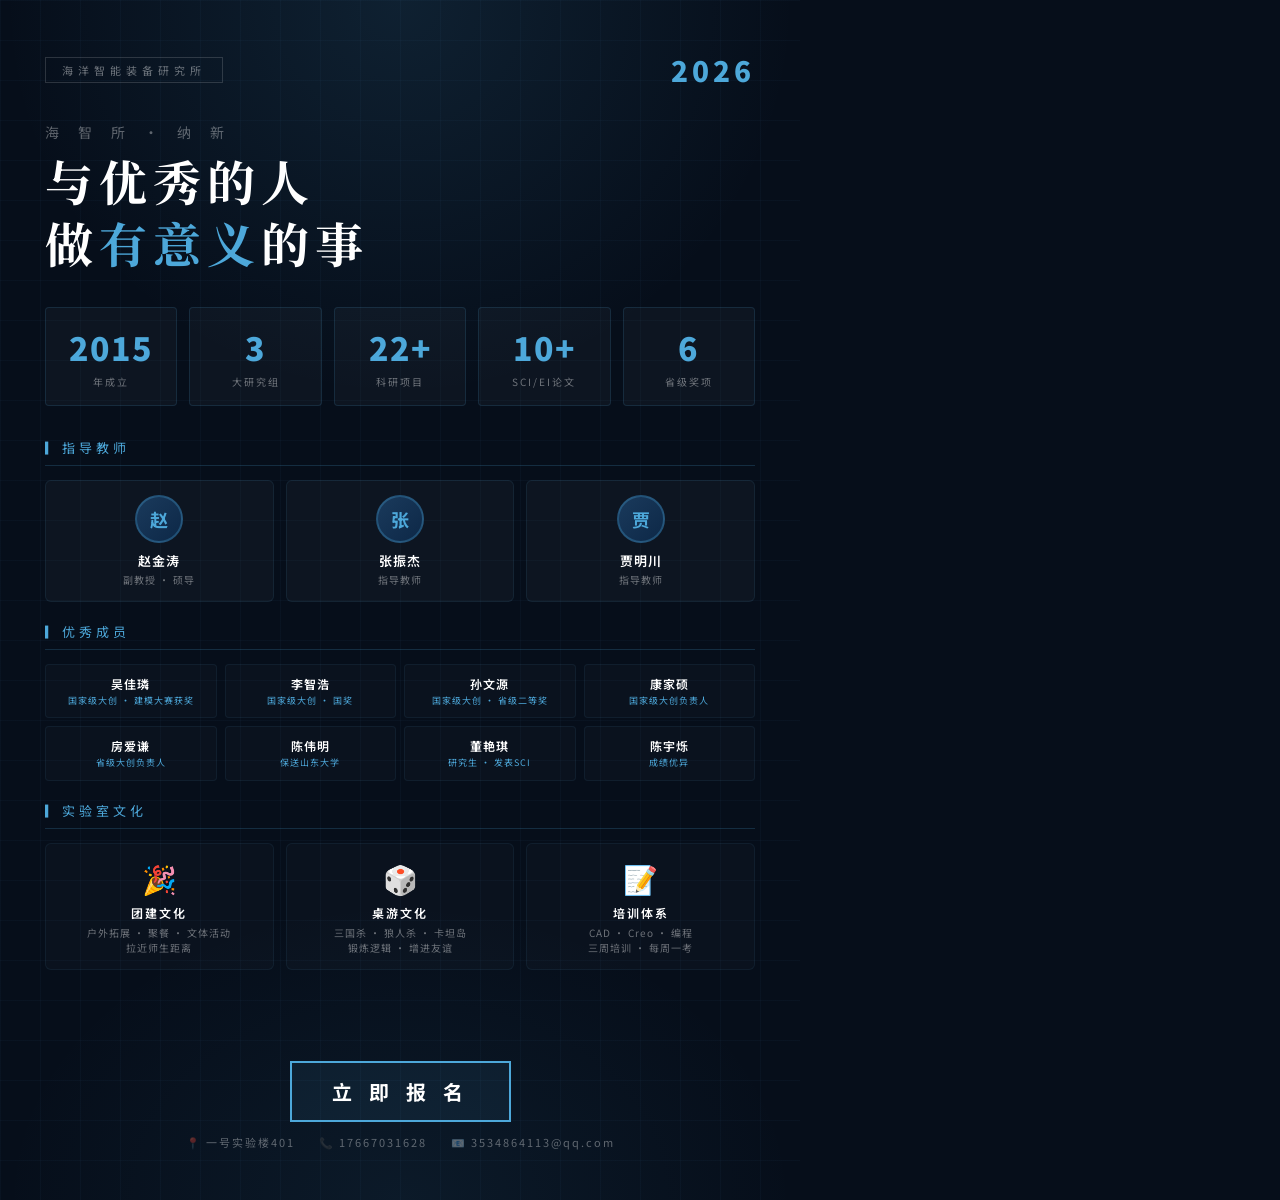
<file: posters/poster2.html>
<!DOCTYPE html>
<html lang="zh-CN">
<head>
<meta charset="UTF-8">
<style>
@import url('https://fonts.googleapis.com/css2?family=Noto+Sans+SC:wght@300;400;600;700;900&family=Noto+Serif+SC:wght@400;600;700&display=swap');

* { margin: 0; padding: 0; box-sizing: border-box; }

body {
  width: 800px;
  height: 1200px;
  overflow: hidden;
  font-family: 'Noto Sans SC', sans-serif;
  background: #060e1a;
  position: relative;
}

/* 网格背景 */
.grid-bg {
  position: absolute;
  inset: 0;
  background-image:
    linear-gradient(rgba(77,168,218,0.04) 1px, transparent 1px),
    linear-gradient(90deg, rgba(77,168,218,0.04) 1px, transparent 1px);
  background-size: 40px 40px;
  z-index: 0;
}

/* 顶部渐变 */
.top-grad {
  position: absolute;
  top: 0; left: 0; right: 0;
  height: 400px;
  background: radial-gradient(ellipse at 50% 0%, rgba(77,168,218,0.12) 0%, transparent 70%);
  z-index: 0;
}

/* 底部渐变 */
.bottom-grad {
  position: absolute;
  bottom: 0; left: 0; right: 0;
  height: 300px;
  background: radial-gradient(ellipse at 50% 100%, rgba(77,168,218,0.08) 0%, transparent 70%);
  z-index: 0;
}

.content {
  position: relative;
  z-index: 2;
  padding: 50px 45px;
  height: 100%;
  display: flex;
  flex-direction: column;
}

/* 顶部标签 */
.top-label {
  display: flex;
  align-items: center;
  justify-content: space-between;
  margin-bottom: 32px;
}
.top-label .tag {
  font-size: 11px;
  letter-spacing: 5px;
  color: rgba(255,255,255,0.4);
  border: 1px solid rgba(255,255,255,0.15);
  padding: 4px 16px;
}
.top-label .year {
  font-size: 28px;
  font-weight: 900;
  color: #4da8da;
  letter-spacing: 4px;
}

/* 标题 */
.title-section {
  margin-bottom: 32px;
}
.title-section .pre {
  font-size: 14px;
  letter-spacing: 8px;
  color: rgba(255,255,255,0.35);
  margin-bottom: 8px;
}
.title-section h1 {
  font-family: 'Noto Serif SC', serif;
  font-size: 48px;
  font-weight: 700;
  color: #fff;
  letter-spacing: 6px;
  line-height: 1.3;
}
.title-section h1 em {
  font-style: normal;
  color: #4da8da;
}

/* 成就数字 */
.stats-row {
  display: flex;
  gap: 12px;
  margin-bottom: 32px;
}
.stat-item {
  flex: 1;
  text-align: center;
  padding: 16px 8px;
  background: rgba(255,255,255,0.03);
  border: 1px solid rgba(77,168,218,0.15);
  border-radius: 4px;
}
.stat-num {
  font-size: 32px;
  font-weight: 900;
  color: #4da8da;
  letter-spacing: 2px;
}
.stat-label {
  font-size: 10px;
  color: rgba(255,255,255,0.4);
  letter-spacing: 2px;
  margin-top: 4px;
}

/* 团队区域 */
.section-title {
  font-size: 13px;
  color: #4da8da;
  letter-spacing: 4px;
  margin-bottom: 14px;
  padding-bottom: 8px;
  border-bottom: 1px solid rgba(77,168,218,0.2);
}

/* 教师 */
.teacher-row {
  display: flex;
  gap: 12px;
  margin-bottom: 20px;
}
.teacher-card {
  flex: 1;
  background: rgba(255,255,255,0.03);
  border: 1px solid rgba(77,168,218,0.1);
  border-radius: 6px;
  padding: 14px;
  text-align: center;
}
.teacher-card .avatar {
  width: 48px; height: 48px;
  border-radius: 50%;
  background: linear-gradient(135deg, #1a3a5c, #0d2847);
  border: 2px solid rgba(77,168,218,0.3);
  display: flex;
  align-items: center;
  justify-content: center;
  margin: 0 auto 8px;
  font-size: 18px;
  font-weight: 700;
  color: #4da8da;
}
.teacher-card .name {
  font-size: 13px;
  color: #fff;
  font-weight: 600;
  letter-spacing: 1px;
}
.teacher-card .role {
  font-size: 10px;
  color: rgba(255,255,255,0.4);
  letter-spacing: 1px;
  margin-top: 2px;
}

/* 学生网格 */
.student-grid {
  display: grid;
  grid-template-columns: repeat(4, 1fr);
  gap: 8px;
  margin-bottom: 20px;
}
.student-card {
  background: rgba(255,255,255,0.02);
  border: 1px solid rgba(77,168,218,0.08);
  border-radius: 4px;
  padding: 10px 8px;
  text-align: center;
}
.student-card .s-name {
  font-size: 12px;
  color: #fff;
  font-weight: 600;
  letter-spacing: 1px;
}
.student-card .s-tag {
  font-size: 9px;
  color: #4da8da;
  letter-spacing: 1px;
  margin-top: 3px;
  line-height: 1.4;
}

/* 文化 */
.culture-row {
  display: flex;
  gap: 12px;
  margin-bottom: 20px;
}
.culture-card {
  flex: 1;
  background: rgba(255,255,255,0.02);
  border: 1px solid rgba(77,168,218,0.08);
  border-radius: 6px;
  padding: 14px;
  text-align: center;
}
.culture-card .c-icon {
  font-size: 28px;
  margin-bottom: 6px;
}
.culture-card .c-title {
  font-size: 12px;
  color: #fff;
  font-weight: 600;
  letter-spacing: 2px;
}
.culture-card .c-desc {
  font-size: 10px;
  color: rgba(255,255,255,0.4);
  letter-spacing: 1px;
  margin-top: 4px;
  line-height: 1.5;
}

/* CTA */
.cta {
  text-align: center;
  margin-top: auto;
}
.cta-main {
  display: inline-block;
  font-size: 20px;
  font-weight: 700;
  color: #fff;
  letter-spacing: 6px;
  border: 2px solid #4da8da;
  padding: 14px 40px;
  background: rgba(77,168,218,0.08);
  margin-bottom: 12px;
}
.contact {
  font-size: 11px;
  color: rgba(255,255,255,0.35);
  letter-spacing: 2px;
}
.contact span { margin: 0 10px; }
</style>
</head>
<body>
<div class="grid-bg"></div>
<div class="top-grad"></div>
<div class="bottom-grad"></div>

<div class="content">
  <div class="top-label">
    <span class="tag">海洋智能装备研究所</span>
    <span class="year">2026</span>
  </div>

  <div class="title-section">
    <div class="pre">海 智 所 · 纳 新</div>
    <h1>与优秀的人<br>做<em>有意义</em>的事</h1>
  </div>

  <div class="stats-row">
    <div class="stat-item">
      <div class="stat-num">2015</div>
      <div class="stat-label">年成立</div>
    </div>
    <div class="stat-item">
      <div class="stat-num">3</div>
      <div class="stat-label">大研究组</div>
    </div>
    <div class="stat-item">
      <div class="stat-num">22+</div>
      <div class="stat-label">科研项目</div>
    </div>
    <div class="stat-item">
      <div class="stat-num">10+</div>
      <div class="stat-label">SCI/EI论文</div>
    </div>
    <div class="stat-item">
      <div class="stat-num">6</div>
      <div class="stat-label">省级奖项</div>
    </div>
  </div>

  <div class="section-title">▎指导教师</div>
  <div class="teacher-row">
    <div class="teacher-card">
      <div class="avatar">赵</div>
      <div class="name">赵金涛</div>
      <div class="role">副教授 · 硕导</div>
    </div>
    <div class="teacher-card">
      <div class="avatar">张</div>
      <div class="name">张振杰</div>
      <div class="role">指导教师</div>
    </div>
    <div class="teacher-card">
      <div class="avatar">贾</div>
      <div class="name">贾明川</div>
      <div class="role">指导教师</div>
    </div>
  </div>

  <div class="section-title">▎优秀成员</div>
  <div class="student-grid">
    <div class="student-card">
      <div class="s-name">吴佳璘</div>
      <div class="s-tag">国家级大创 · 建模大赛获奖</div>
    </div>
    <div class="student-card">
      <div class="s-name">李智浩</div>
      <div class="s-tag">国家级大创 · 国奖</div>
    </div>
    <div class="student-card">
      <div class="s-name">孙文源</div>
      <div class="s-tag">国家级大创 · 省级二等奖</div>
    </div>
    <div class="student-card">
      <div class="s-name">康家硕</div>
      <div class="s-tag">国家级大创负责人</div>
    </div>
    <div class="student-card">
      <div class="s-name">房爱谦</div>
      <div class="s-tag">省级大创负责人</div>
    </div>
    <div class="student-card">
      <div class="s-name">陈伟明</div>
      <div class="s-tag">保送山东大学</div>
    </div>
    <div class="student-card">
      <div class="s-name">董艳琪</div>
      <div class="s-tag">研究生 · 发表SCI</div>
    </div>
    <div class="student-card">
      <div class="s-name">陈宇烁</div>
      <div class="s-tag">成绩优异</div>
    </div>
  </div>

  <div class="section-title">▎实验室文化</div>
  <div class="culture-row">
    <div class="culture-card">
      <div class="c-icon">🎉</div>
      <div class="c-title">团建文化</div>
      <div class="c-desc">户外拓展 · 聚餐 · 文体活动<br>拉近师生距离</div>
    </div>
    <div class="culture-card">
      <div class="c-icon">🎲</div>
      <div class="c-title">桌游文化</div>
      <div class="c-desc">三国杀 · 狼人杀 · 卡坦岛<br>锻炼逻辑 · 增进友谊</div>
    </div>
    <div class="culture-card">
      <div class="c-icon">📝</div>
      <div class="c-title">培训体系</div>
      <div class="c-desc">CAD · Creo · 编程<br>三周培训 · 每周一考</div>
    </div>
  </div>

  <div class="cta">
    <div class="cta-main">立 即 报 名</div>
    <div class="contact">
      <span>📍 一号实验楼401</span>
      <span>📞 17667031628</span>
      <span>📧 3534864113@qq.com</span>
    </div>
  </div>
</div>
</body>
</html>
</file>
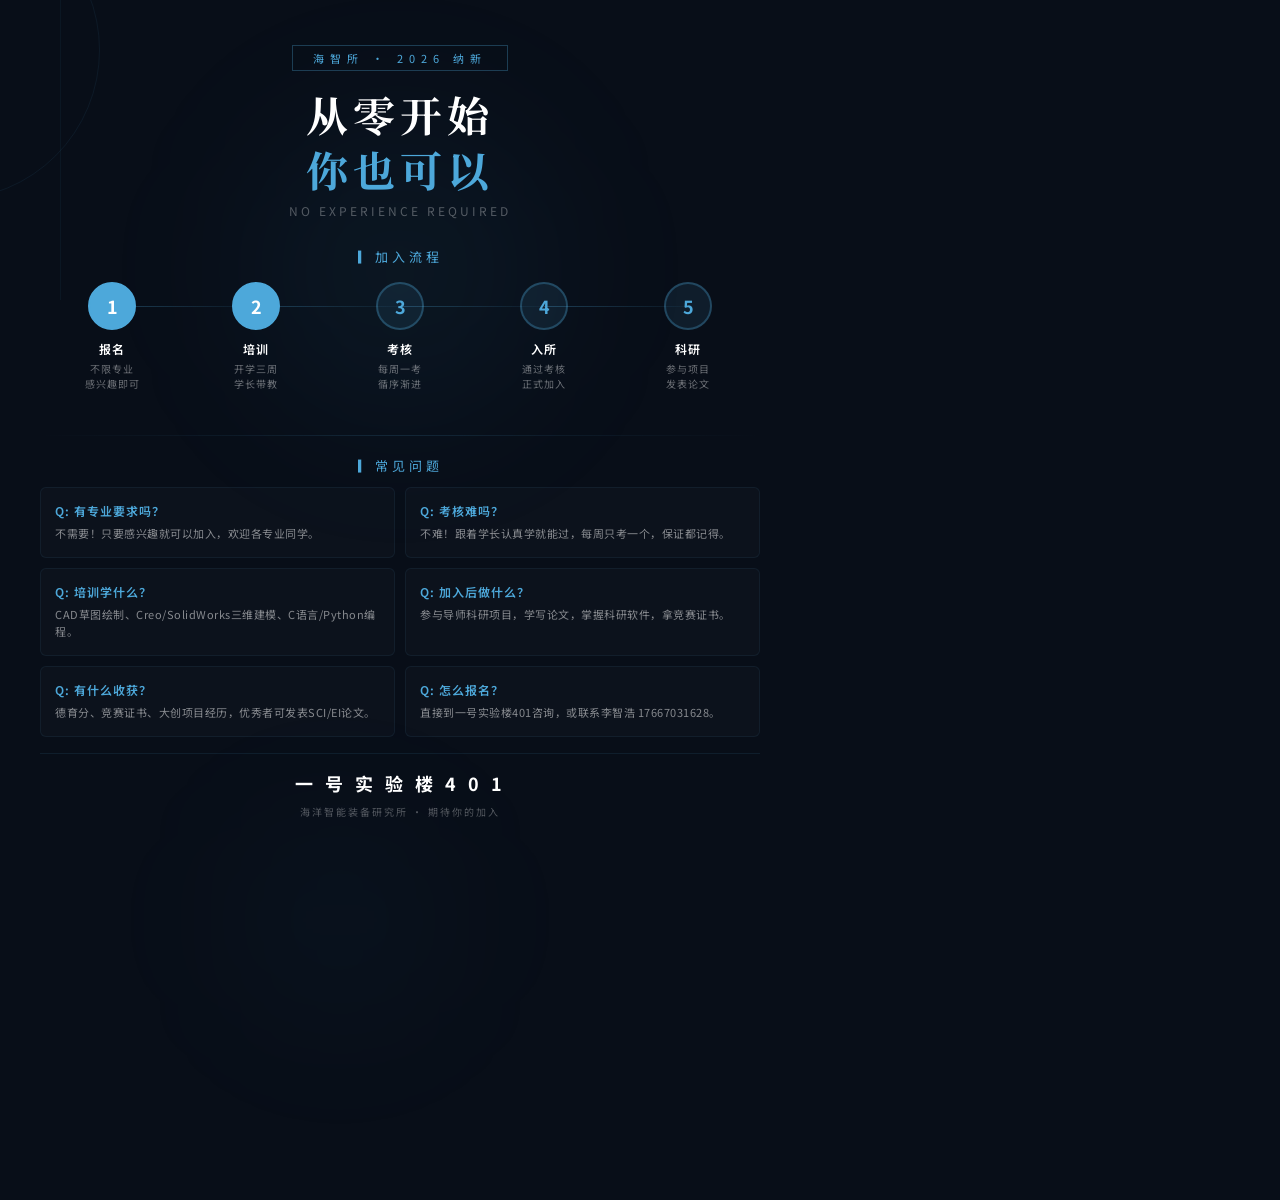
<file: posters/poster3.html>
<!DOCTYPE html>
<html lang="zh-CN">
<head>
<meta charset="UTF-8">
<style>
@import url('https://fonts.googleapis.com/css2?family=Noto+Sans+SC:wght@300;400;600;700;900&family=Noto+Serif+SC:wght@400;600;700&display=swap');

* { margin: 0; padding: 0; box-sizing: border-box; }

body {
  width: 800px;
  height: 1200px;
  overflow: hidden;
  font-family: 'Noto Sans SC', sans-serif;
  background: #080e18;
  position: relative;
}

/* 几何装饰 */
.geo {
  position: absolute;
  z-index: 0;
}
.geo-circle {
  position: absolute;
  border-radius: 50%;
  border: 1px solid rgba(77,168,218,0.08);
}
.gc1 { width: 300px; height: 300px; top: -100px; right: -100px; }
.gc2 { width: 200px; height: 200px; bottom: 80px; left: -60px; }
.gc3 { width: 150px; height: 150px; top: 40%; right: 5%; }

.geo-line {
  position: absolute;
  background: rgba(77,168,218,0.06);
}
.gl1 { width: 1px; height: 300px; top: 0; left: 60px; }
.gl2 { width: 1px; height: 200px; bottom: 0; right: 80px; }

/* 渐变光 */
.glow {
  position: absolute;
  border-radius: 50%;
  filter: blur(80px);
  z-index: 0;
}
.glow1 {
  width: 300px; height: 300px;
  top: 10%; left: 50%;
  transform: translateX(-50%);
  background: rgba(77,168,218,0.06);
}
.glow2 {
  width: 200px; height: 200px;
  bottom: 15%; left: 30%;
  background: rgba(77,168,218,0.04);
}

.content {
  position: relative;
  z-index: 2;
  padding: 44px 40px;
  height: 100%;
  display: flex;
  flex-direction: column;
}

/* 顶部 */
.header {
  text-align: center;
  margin-bottom: 28px;
}
.header .badge {
  display: inline-block;
  font-size: 11px;
  letter-spacing: 6px;
  color: #4da8da;
  border: 1px solid rgba(77,168,218,0.3);
  padding: 4px 20px;
  margin-bottom: 16px;
}
.header h1 {
  font-family: 'Noto Serif SC', serif;
  font-size: 42px;
  font-weight: 700;
  color: #fff;
  letter-spacing: 5px;
  line-height: 1.3;
}
.header h1 span {
  color: #4da8da;
}
.header .sub {
  font-size: 12px;
  color: rgba(255,255,255,0.3);
  letter-spacing: 3px;
  margin-top: 6px;
}

/* 流程 */
.flow-section {
  margin-bottom: 24px;
}
.flow-title {
  font-size: 13px;
  color: #4da8da;
  letter-spacing: 4px;
  margin-bottom: 16px;
  text-align: center;
}
.flow-steps {
  display: flex;
  gap: 0;
  align-items: flex-start;
}
.flow-step {
  flex: 1;
  text-align: center;
  position: relative;
}
.flow-step::after {
  content: '';
  position: absolute;
  top: 24px;
  right: -50%;
  width: 100%;
  height: 1px;
  background: linear-gradient(90deg, rgba(77,168,218,0.3), rgba(77,168,218,0.05));
  z-index: 0;
}
.flow-step:last-child::after { display: none; }
.flow-num {
  width: 48px; height: 48px;
  border-radius: 50%;
  background: rgba(77,168,218,0.1);
  border: 2px solid rgba(77,168,218,0.3);
  display: flex;
  align-items: center;
  justify-content: center;
  margin: 0 auto 10px;
  font-size: 18px;
  font-weight: 700;
  color: #4da8da;
  position: relative;
  z-index: 1;
}
.flow-step.active .flow-num {
  background: #4da8da;
  color: #fff;
  border-color: #4da8da;
}
.flow-label {
  font-size: 12px;
  color: #fff;
  font-weight: 600;
  letter-spacing: 1px;
  margin-bottom: 4px;
}
.flow-desc {
  font-size: 10px;
  color: rgba(255,255,255,0.4);
  letter-spacing: 1px;
  line-height: 1.5;
}

/* 分隔 */
.sep {
  height: 1px;
  background: linear-gradient(90deg, transparent, rgba(77,168,218,0.15), transparent);
  margin: 20px 0;
}

/* FAQ */
.faq-section {
  flex: 1;
}
.faq-grid {
  display: grid;
  grid-template-columns: 1fr 1fr;
  gap: 10px;
}
.faq-item {
  background: rgba(255,255,255,0.02);
  border: 1px solid rgba(77,168,218,0.08);
  border-radius: 6px;
  padding: 14px;
}
.faq-q {
  font-size: 12px;
  color: #4da8da;
  font-weight: 600;
  letter-spacing: 1px;
  margin-bottom: 6px;
}
.faq-a {
  font-size: 11px;
  color: rgba(255,255,255,0.5);
  line-height: 1.6;
  letter-spacing: 0.5px;
}

/* 底部CTA */
.bottom-cta {
  text-align: center;
  margin-top: 16px;
  padding-top: 16px;
  border-top: 1px solid rgba(77,168,218,0.1);
}
.bottom-cta .cta-text {
  font-size: 18px;
  font-weight: 700;
  color: #fff;
  letter-spacing: 4px;
  margin-bottom: 8px;
}
.bottom-cta .cta-sub {
  font-size: 10px;
  color: rgba(255,255,255,0.3);
  letter-spacing: 2px;
}
</style>
</head>
<body>
<div class="geo">
  <div class="geo-circle gc1"></div>
  <div class="geo-circle gc2"></div>
  <div class="geo-circle gc3"></div>
  <div class="geo-line gl1"></div>
  <div class="geo-line gl2"></div>
</div>
<div class="glow glow1"></div>
<div class="glow glow2"></div>

<div class="content">
  <div class="header">
    <div class="badge">海智所 · 2026 纳新</div>
    <h1>从零开始<br><span>你也可以</span></h1>
    <div class="sub">NO EXPERIENCE REQUIRED</div>
  </div>

  <div class="flow-section">
    <div class="flow-title">▎加入流程</div>
    <div class="flow-steps">
      <div class="flow-step active">
        <div class="flow-num">1</div>
        <div class="flow-label">报名</div>
        <div class="flow-desc">不限专业<br>感兴趣即可</div>
      </div>
      <div class="flow-step active">
        <div class="flow-num">2</div>
        <div class="flow-label">培训</div>
        <div class="flow-desc">开学三周<br>学长带教</div>
      </div>
      <div class="flow-step">
        <div class="flow-num">3</div>
        <div class="flow-label">考核</div>
        <div class="flow-desc">每周一考<br>循序渐进</div>
      </div>
      <div class="flow-step">
        <div class="flow-num">4</div>
        <div class="flow-label">入所</div>
        <div class="flow-desc">通过考核<br>正式加入</div>
      </div>
      <div class="flow-step">
        <div class="flow-num">5</div>
        <div class="flow-label">科研</div>
        <div class="flow-desc">参与项目<br>发表论文</div>
      </div>
    </div>
  </div>

  <div class="sep"></div>

  <div class="flow-title" style="margin-bottom:12px;">▎常见问题</div>
  <div class="faq-grid">
    <div class="faq-item">
      <div class="faq-q">Q: 有专业要求吗？</div>
      <div class="faq-a">不需要！只要感兴趣就可以加入，欢迎各专业同学。</div>
    </div>
    <div class="faq-item">
      <div class="faq-q">Q: 考核难吗？</div>
      <div class="faq-a">不难！跟着学长认真学就能过，每周只考一个，保证都记得。</div>
    </div>
    <div class="faq-item">
      <div class="faq-q">Q: 培训学什么？</div>
      <div class="faq-a">CAD草图绘制、Creo/SolidWorks三维建模、C语言/Python编程。</div>
    </div>
    <div class="faq-item">
      <div class="faq-q">Q: 加入后做什么？</div>
      <div class="faq-a">参与导师科研项目，学写论文，掌握科研软件，拿竞赛证书。</div>
    </div>
    <div class="faq-item">
      <div class="faq-q">Q: 有什么收获？</div>
      <div class="faq-a">德育分、竞赛证书、大创项目经历，优秀者可发表SCI/EI论文。</div>
    </div>
    <div class="faq-item">
      <div class="faq-q">Q: 怎么报名？</div>
      <div class="faq-a">直接到一号实验楼401咨询，或联系李智浩 17667031628。</div>
    </div>
  </div>

  <div class="bottom-cta">
    <div class="cta-text">一 号 实 验 楼 4 0 1</div>
    <div class="cta-sub">海洋智能装备研究所 · 期待你的加入</div>
  </div>
</div>
</body>
</html>
</file>
